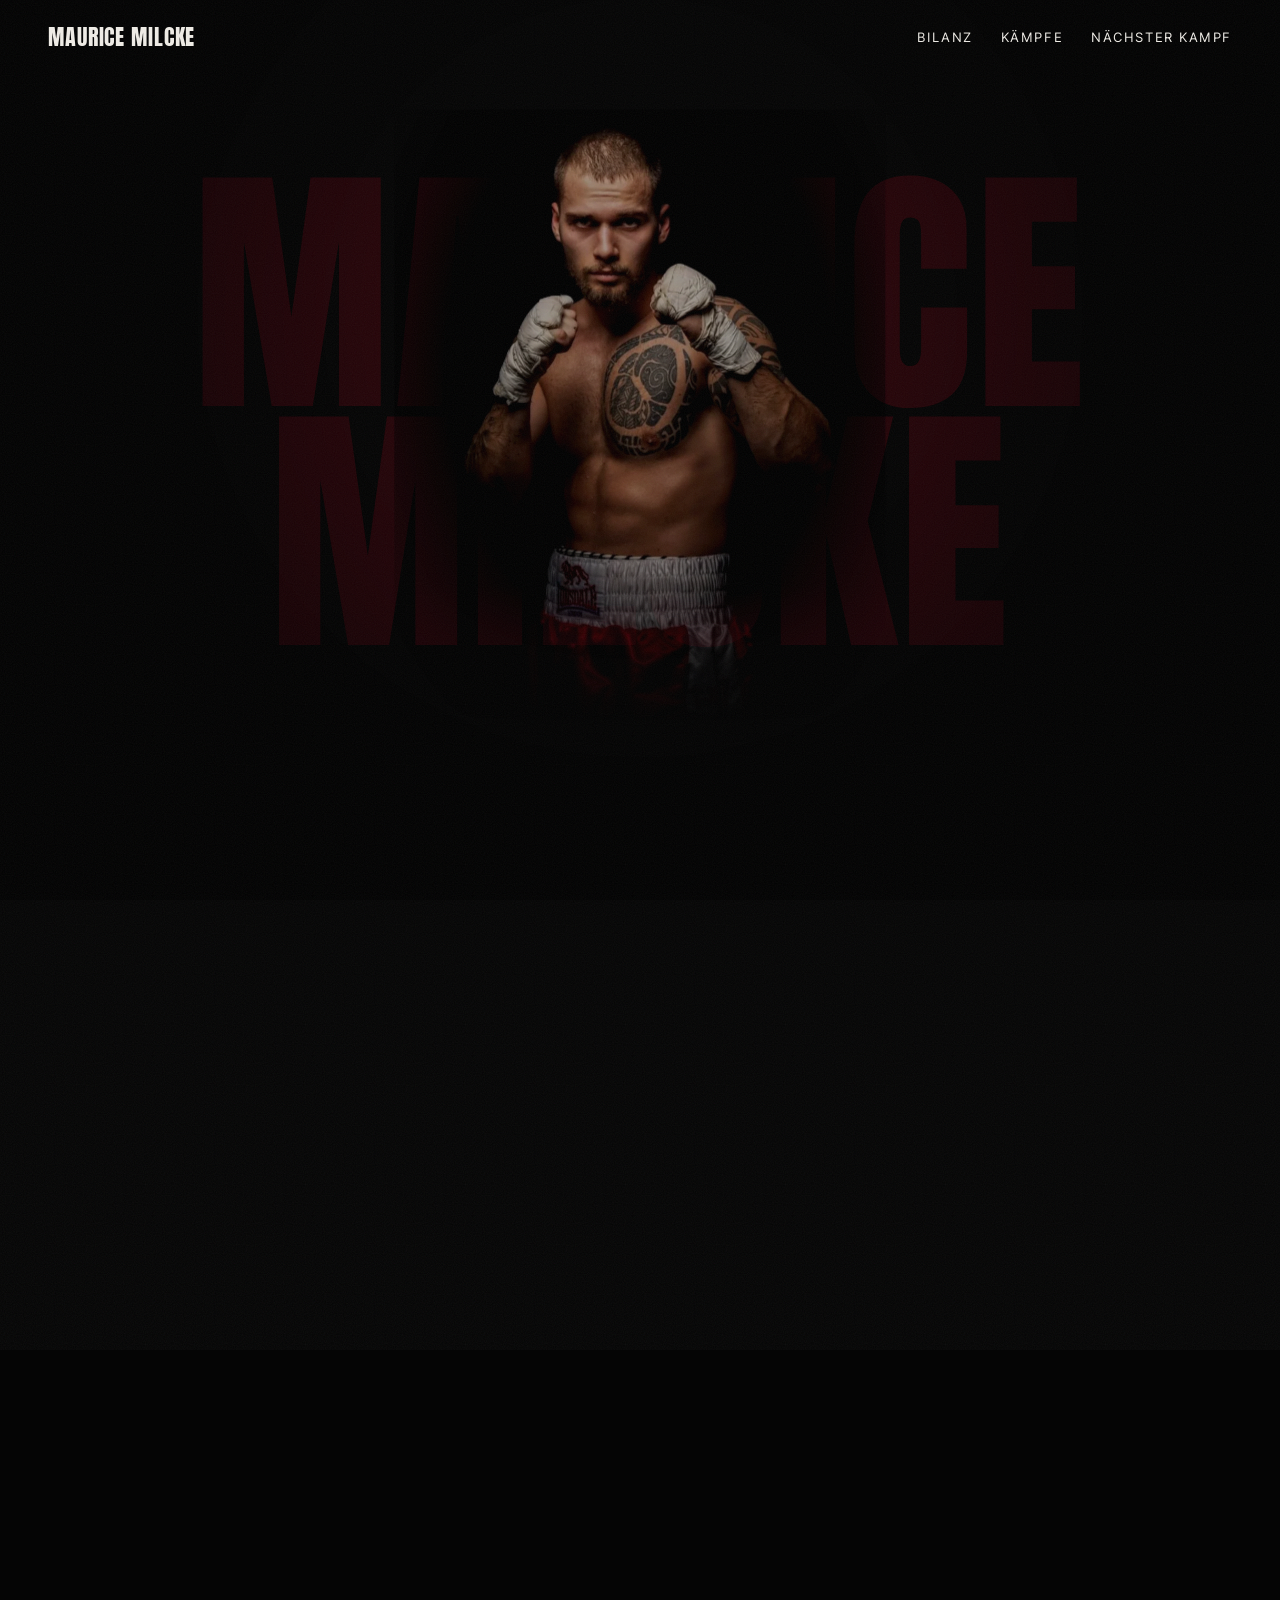
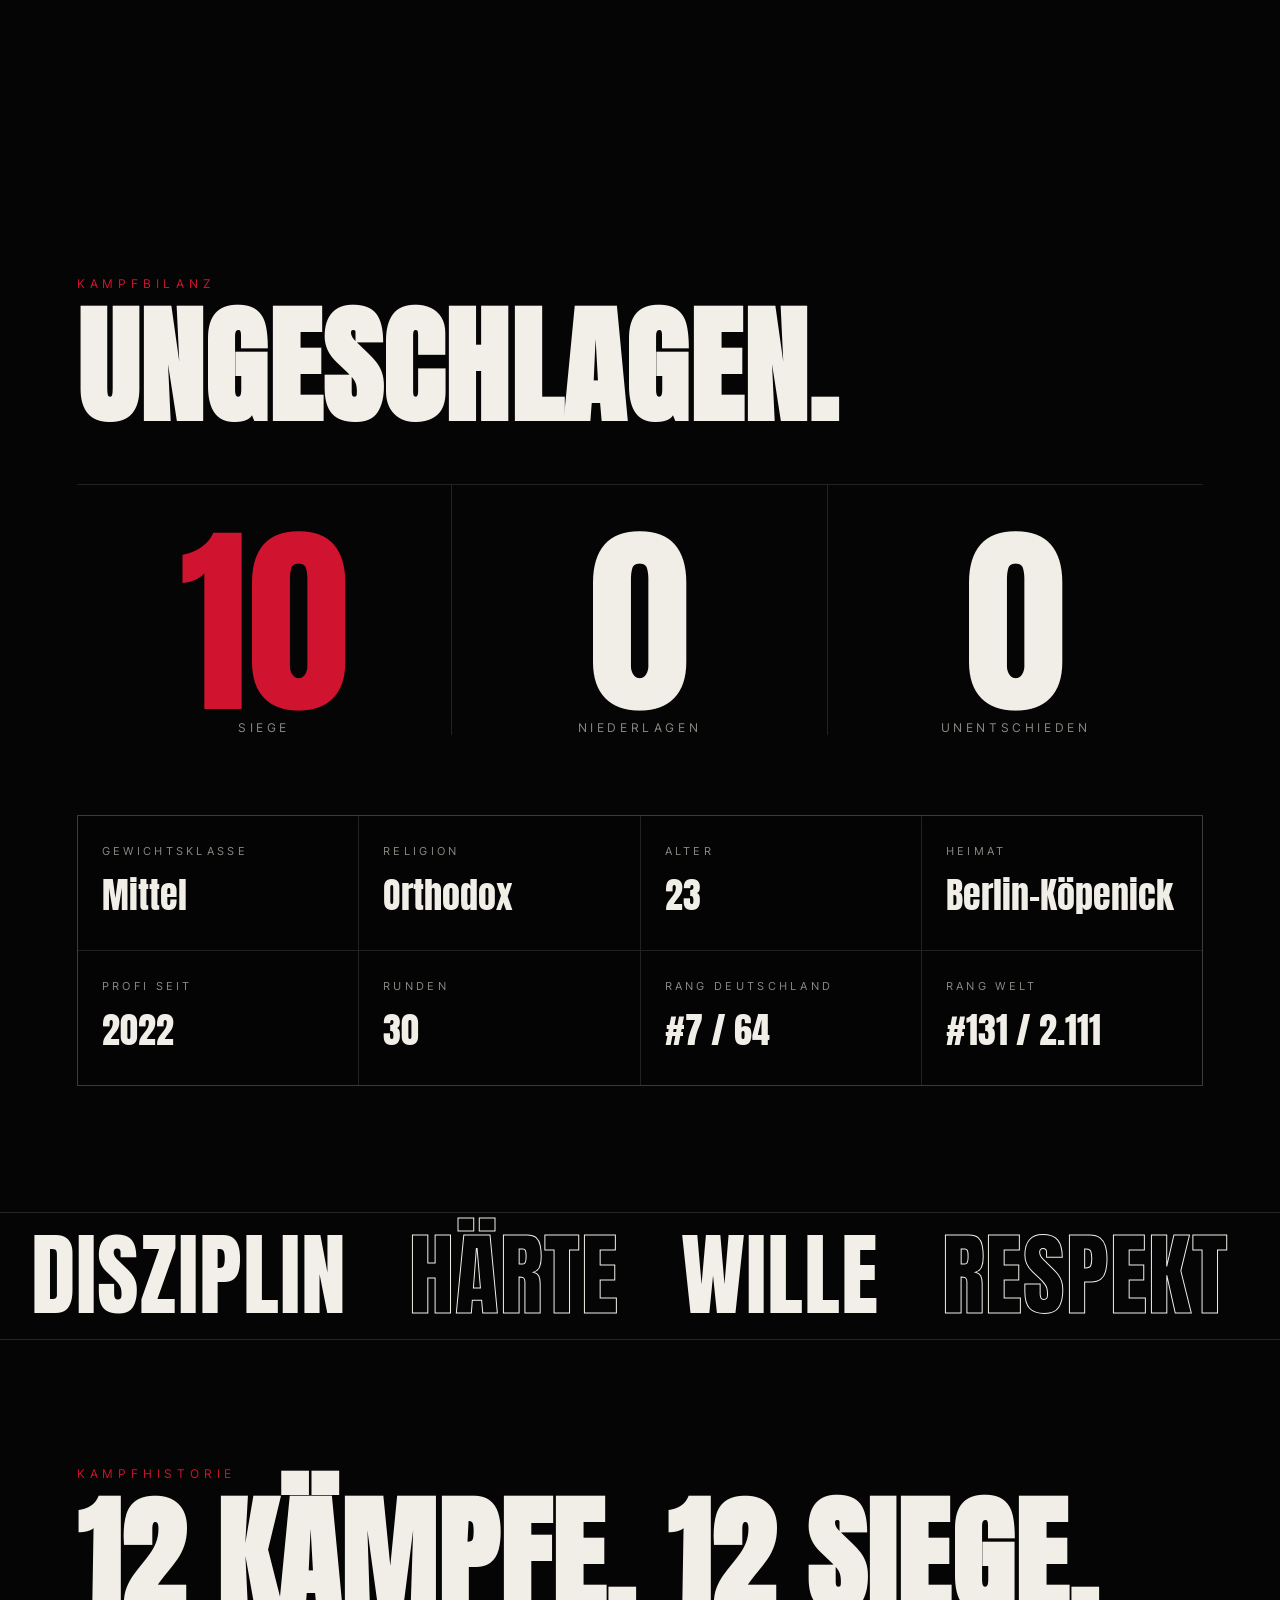
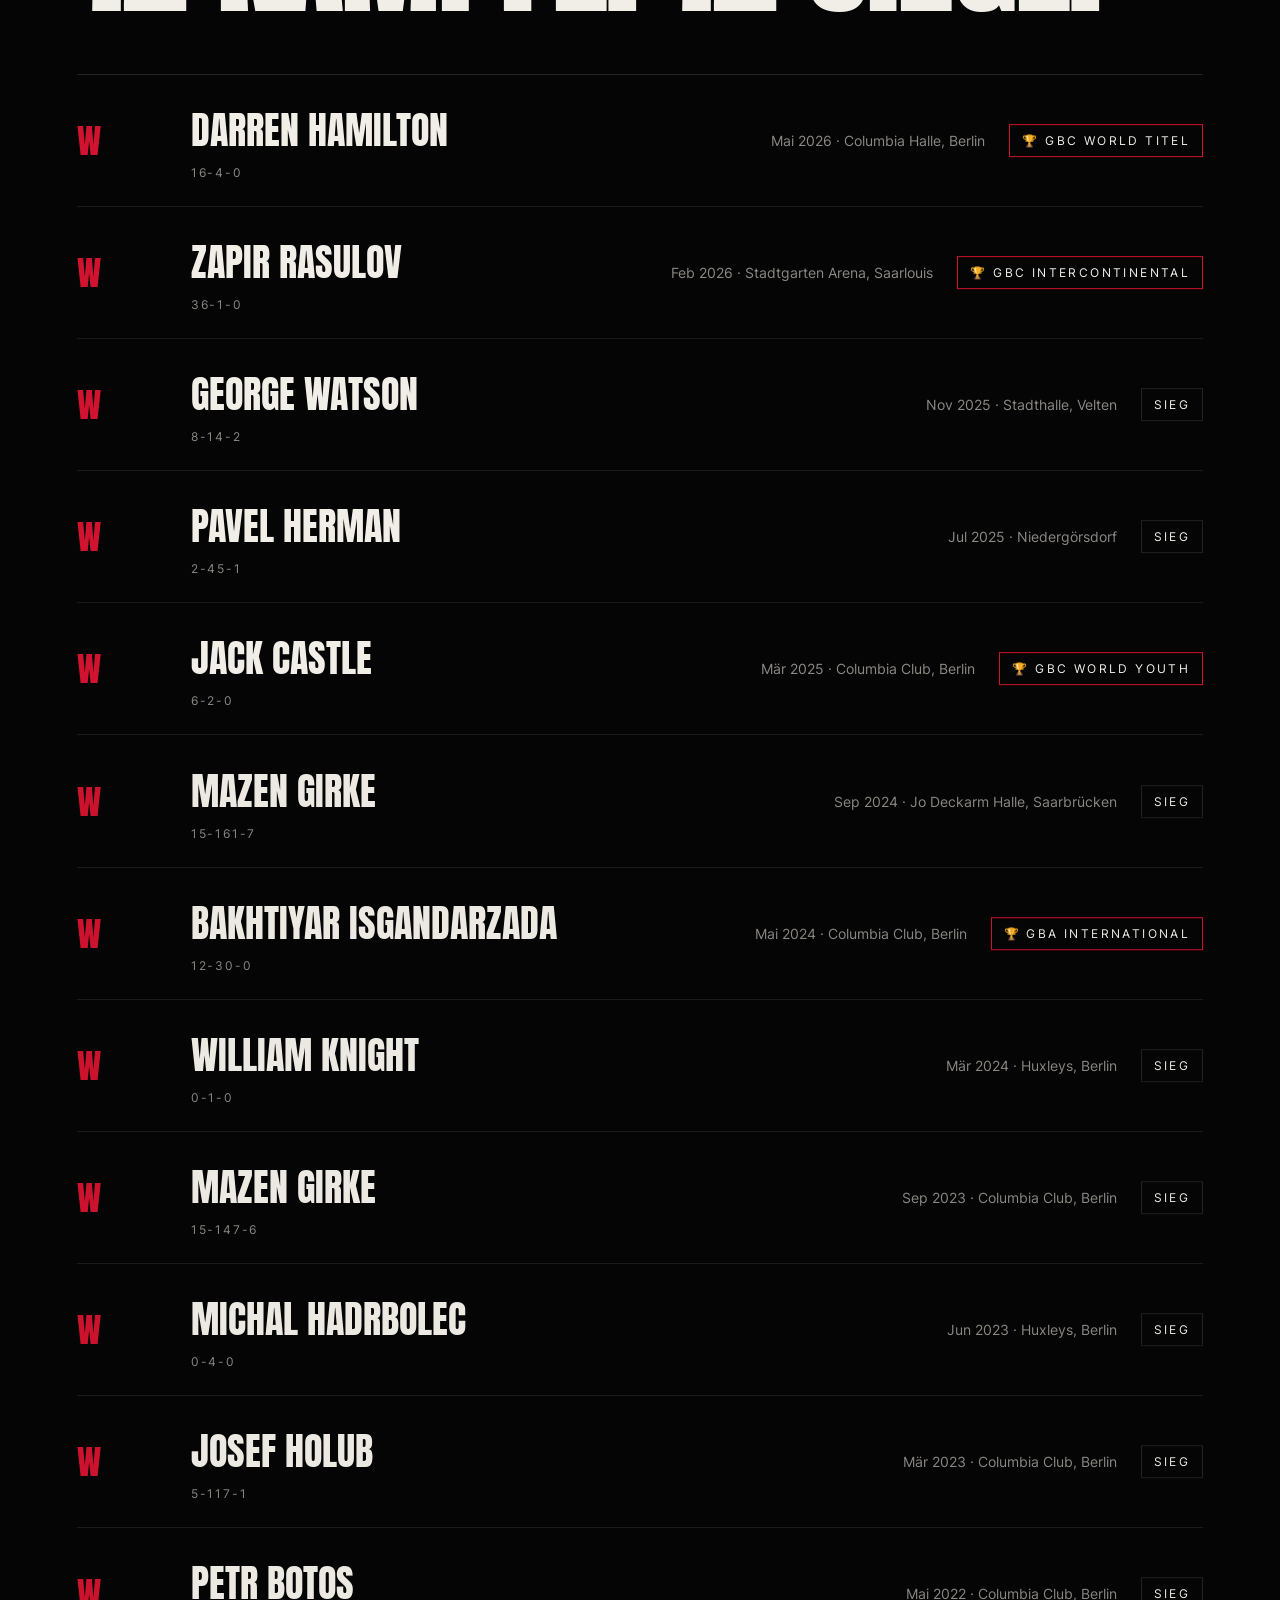
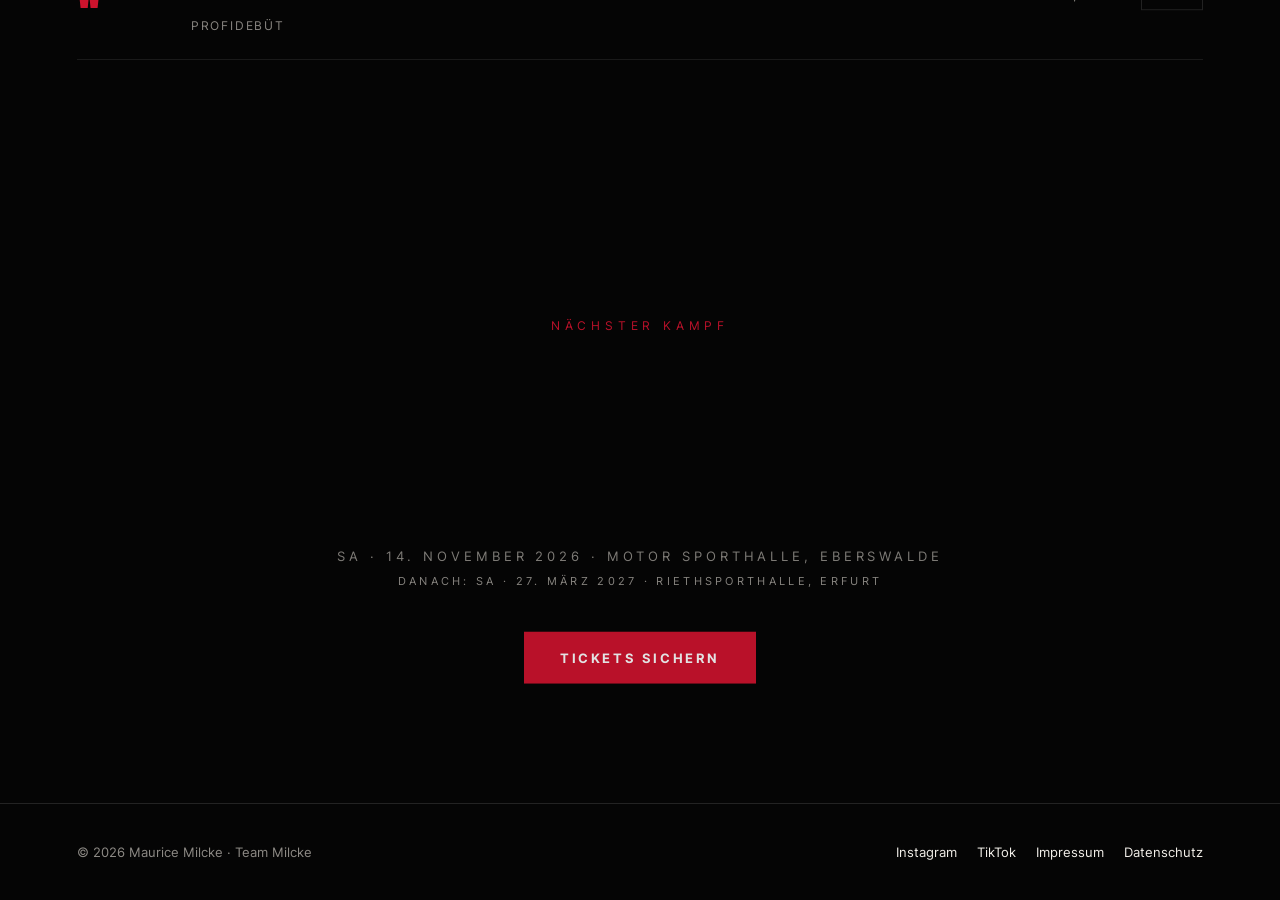
<file: index.html>
<!doctype html>
<html lang="de">
<head>
<meta charset="utf-8">
<meta name="viewport" content="width=device-width, initial-scale=1">
<title>Maurice Milcke – The Eagle</title>
<meta name="description" content="Maurice „The Eagle“ Milcke – ungeschlagener Profiboxer im Mittelgewicht aus Berlin. 12 Kämpfe, 12 Siege, 10 K.o.">
<meta property="og:title" content="Maurice „The Eagle“ Milcke – Profiboxer">
<meta property="og:description" content="12 Kämpfe. 12 Siege. 10 K.o. Ungeschlagen im Mittelgewicht.">
<meta property="og:image" content="https://mauricemilcke.de/assets/og.jpg">
<meta property="og:url" content="https://mauricemilcke.de/">
<meta property="og:type" content="website">
<meta name="twitter:card" content="summary_large_image">
<meta name="theme-color" content="#050505">
<link rel="canonical" href="https://mauricemilcke.de/">
<link rel="icon" href="assets/favicon.svg" type="image/svg+xml">
<link rel="preload" href="assets/fonts/anton-latin-400-normal.woff2" as="font" type="font/woff2" crossorigin>
<link rel="preload" href="assets/boxer.webp" as="image">
<style>
  @font-face { font-family: "Anton"; font-weight: 400; font-display: swap; src: url("assets/fonts/anton-latin-400-normal.woff2") format("woff2"); }
  @font-face { font-family: "Inter"; font-weight: 400; font-display: swap; src: url("assets/fonts/inter-latin-400-normal.woff2") format("woff2"); }
  @font-face { font-family: "Inter"; font-weight: 500; font-display: swap; src: url("assets/fonts/inter-latin-500-normal.woff2") format("woff2"); }
  @font-face { font-family: "Inter"; font-weight: 700; font-display: swap; src: url("assets/fonts/inter-latin-700-normal.woff2") format("woff2"); }

  :root {
    --bg: #050505;
    --text: #f2efe9;
    --muted: #8d8a85;
    --red: #d1142f;
    --red-dark: #5a0812;
    --line: rgba(255,255,255,.12);
  }
  * { box-sizing: border-box; margin: 0; padding: 0; }
  html, body { background: var(--bg); color: var(--text); }
  body { font-family: "Inter", system-ui, sans-serif; overflow-x: hidden; }
  .display { font-family: "Anton", Impact, sans-serif; text-transform: uppercase; letter-spacing: .01em; line-height: .9; }

  /* ---------- Navigation ---------- */
  nav {
    position: fixed; inset: 0 0 auto 0; z-index: 50;
    display: flex; justify-content: space-between; align-items: center;
    padding: 20px clamp(16px, 4vw, 48px);
    mix-blend-mode: difference;
  }
  nav .logo { font-family: "Anton", sans-serif; font-size: 22px; letter-spacing: .04em; text-transform: uppercase; color: inherit; text-decoration: none; cursor: pointer; }
  nav .logo .short { display: none; }
  nav ul { display: flex; gap: 28px; list-style: none; font-size: 13px; text-transform: uppercase; letter-spacing: .12em; }
  nav a { color: inherit; text-decoration: none; }
  @media (max-width: 700px) {
    nav ul { display: none; }
    nav .logo .full { display: none; }
    nav .logo .short { display: inline; }
  }

  /* ---------- Hero (gepinnt) ---------- */
  .hero { position: relative; height: 100vh; overflow: hidden; }
  .stage { position: absolute; inset: 0; display: grid; place-items: center; }

  .bg-name {
    position: absolute; left: 50%; top: 46%;
    font-size: clamp(90px, 22vw, 360px); white-space: nowrap; text-align: center;
    color: var(--red-dark); z-index: 1; pointer-events: none;
  }
  .bg-name span { display: block; }

  .figure {
    position: relative; z-index: 2;
    height: min(94vh, 126vw); aspect-ratio: 1145 / 1425;
    transform-origin: 50% 24%;
    will-change: transform;
  }
  .figure img {
    width: 100%; height: 100%; object-fit: cover; display: block;
    /* Schwarzer Hintergrund des Fotos wird "durchsichtig" → Name scheint dahinter */
    mix-blend-mode: lighten;
    /* Ränder weich ausblenden: seitlich oval, unten zusätzlich nach Schwarz */
    -webkit-mask-image: radial-gradient(ellipse 62% 72% at 50% 42%, #000 62%, transparent 100%), linear-gradient(to bottom, #000 78%, transparent 100%);
    -webkit-mask-composite: source-in;
            mask-image: radial-gradient(ellipse 62% 72% at 50% 42%, #000 62%, transparent 100%), linear-gradient(to bottom, #000 78%, transparent 100%);
            mask-composite: intersect;
    filter: brightness(.15) contrast(1.1);
    will-change: filter;
  }

  .spot {
    position: absolute; inset: 0; z-index: 3; pointer-events: none;
    background: radial-gradient(circle at 50% 35%, transparent 0, transparent 22%, rgba(0,0,0,.85) 60%);
  }
  .grain {
    position: fixed; inset: -50%; z-index: 60; pointer-events: none; opacity: .06;
    background-image: url("data:image/svg+xml,%3Csvg xmlns='http://www.w3.org/2000/svg' width='160' height='160'%3E%3Cfilter id='n'%3E%3CfeTurbulence type='fractalNoise' baseFrequency='.9' numOctaves='2'/%3E%3C/filter%3E%3Crect width='100%25' height='100%25' filter='url(%23n)'/%3E%3C/svg%3E");
    animation: grain 1s steps(4) infinite;
  }
  @keyframes grain { 0%{transform:translate(0,0)} 25%{transform:translate(-3%,2%)} 50%{transform:translate(2%,-3%)} 75%{transform:translate(-2%,-1%)} }

  .intro {
    position: absolute; z-index: 5; bottom: 9vh; left: 50%;
    text-align: center;
  }
  .intro .kicker { font-size: 12px; letter-spacing: .4em; text-transform: uppercase; color: var(--muted); }
  .intro .scroll-hint { margin-top: 18px; font-size: 11px; letter-spacing: .3em; text-transform: uppercase; color: var(--muted); }
  .intro .scroll-hint::after {
    content: ""; display: block; width: 1px; height: 46px; margin: 12px auto 0;
    background: linear-gradient(var(--text), transparent);
    animation: drip 1.8s ease-in-out infinite;
  }
  @keyframes drip { 0%{transform:scaleY(0);transform-origin:top} 50%{transform:scaleY(1);transform-origin:top} 51%{transform-origin:bottom} 100%{transform:scaleY(0);transform-origin:bottom} }

  /* Statistiken im Hero */
  .stat {
    position: absolute; z-index: 6; opacity: 0;
    padding-left: 16px; border-left: 2px solid var(--red);
  }
  .stat .num { font-family: "Anton", sans-serif; font-size: clamp(44px, 6vw, 92px); line-height: 1; }
  .stat .lbl { margin-top: 6px; font-size: 12px; letter-spacing: .25em; text-transform: uppercase; color: var(--muted); }
  .stat.l1 { left: 7vw;  top: max(22vh, 90px); }
  .stat.l2 { left: 7vw;  top: 58vh; }
  .stat.r1 { right: 7vw; top: max(30vh, 110px); text-align: right; border-left: 0; border-right: 2px solid var(--red); padding: 0 16px 0 0; }
  .stat.r2 { right: 7vw; top: 64vh; text-align: right; border-left: 0; border-right: 2px solid var(--red); padding: 0 16px 0 0; }

  .quote {
    position: absolute; z-index: 7; left: 50%; bottom: 10vh;
    font-size: clamp(40px, 8vw, 120px); white-space: nowrap; opacity: 0;
    text-shadow: 0 4px 40px rgba(0,0,0,.8);
  }
  .quote em { font-style: normal; color: var(--red); }

  @media (max-width: 700px) {
    .stat .num { font-size: 40px; }
    .stat .lbl { font-size: 10px; letter-spacing: .18em; }
    .stat.l1 { left: 16px; top: max(14vh, 80px); }
    .stat.r1 { right: 16px; top: max(14vh, 80px); }
    .stat.l2 { left: 16px; top: auto; bottom: 12vh; }
    .stat.r2 { right: 16px; top: auto; bottom: 12vh; }
    .quote { white-space: normal; width: calc(100% - 32px); text-align: center; }
  }

  /* ---------- Inhalt ---------- */
  section.block { padding: clamp(90px, 14vh, 160px) clamp(16px, 6vw, 96px); position: relative; }
  .eyebrow { font-size: 12px; letter-spacing: .4em; text-transform: uppercase; color: var(--red); margin-bottom: 18px; }
  h2.display { font-size: clamp(56px, 10vw, 160px); }

  /* Bilanz */
  .record { display: grid; grid-template-columns: repeat(3, 1fr); border-top: 1px solid var(--line); margin-top: 60px; }
  .record > div { padding: 40px 0 0; border-right: 1px solid var(--line); text-align: center; }
  .record > div:last-child { border-right: 0; }
  .record .big { font-family: "Anton", sans-serif; font-size: clamp(80px, 16vw, 240px); line-height: .95; }
  .record .big.red { color: var(--red); }
  .record .cap { font-size: 12px; letter-spacing: .3em; text-transform: uppercase; color: var(--muted); }

  .tale { display: grid; grid-template-columns: repeat(4, 1fr); gap: 1px; background: var(--line); margin-top: 80px; border: 1px solid var(--line); }
  .tale > div { background: var(--bg); padding: 28px 24px; }
  .tale .k { font-size: 11px; letter-spacing: .3em; text-transform: uppercase; color: var(--muted); }
  .tale .v { font-family: "Anton", sans-serif; font-size: 36px; margin-top: 10px; }
  @media (max-width: 800px) { .tale { grid-template-columns: repeat(2, 1fr); } }

  /* Laufband */
  .marquee { overflow: hidden; border-block: 1px solid var(--line); padding: 22px 0; white-space: nowrap; }
  .marquee .track { display: inline-block; font-size: clamp(40px, 7vw, 100px); }
  .marquee .track span { margin: 0 .35em; }
  .marquee .track .o { -webkit-text-stroke: 1px var(--text); color: transparent; }

  /* Kampfhistorie */
  .fights { margin-top: 60px; border-top: 1px solid var(--line); }
  .fight {
    display: grid; grid-template-columns: 90px 1fr auto auto; gap: 24px; align-items: center;
    padding: 26px 0; border-bottom: 1px solid var(--line);
  }
  .fight .res { font-family: "Anton", sans-serif; font-size: 34px; }
  .fight .res.w { color: var(--red); }
  .fight .opp { font-family: "Anton", sans-serif; font-size: clamp(22px, 3vw, 40px); text-transform: uppercase; }
  .fight .meta { color: var(--muted); font-size: 14px; }
  .fight .opp small { display: block; font-family: "Inter", sans-serif; font-size: 12px; letter-spacing: .15em; color: var(--muted); margin-top: 6px; }
  .fight .how.title { border-color: var(--red); color: var(--text); }
  .next .when.later { margin-top: 10px; font-size: 11px; opacity: .7; }
  .fight .how { font-size: 12px; letter-spacing: .2em; text-transform: uppercase; border: 1px solid var(--line); padding: 8px 12px; }
  @media (max-width: 700px) {
    .fight { grid-template-columns: 56px 1fr; gap: 6px 14px; }
    .fight .meta, .fight .how { grid-column: 2; justify-self: start; }
  }

  /* Nächster Kampf */
  .next { text-align: center; overflow: hidden; }
  .next .vs { font-size: clamp(70px, 15vw, 240px); }
  .next .vs .red { color: var(--red); }
  .next .when { margin-top: 24px; color: var(--muted); letter-spacing: .3em; text-transform: uppercase; font-size: 13px; }
  .btn {
    display: inline-block; margin-top: 44px; padding: 18px 36px; background: var(--red); color: #fff;
    text-decoration: none; font-weight: 700; letter-spacing: .2em; text-transform: uppercase; font-size: 13px;
  }

  footer { padding: 40px clamp(16px, 6vw, 96px); border-top: 1px solid var(--line); display: flex; justify-content: space-between; flex-wrap: wrap; gap: 16px; color: var(--muted); font-size: 13px; }
  footer a { color: var(--text); text-decoration: none; margin-left: 20px; }

  .reveal { opacity: 0; transform: translateY(60px); }

  @media (prefers-reduced-motion: reduce) {
    .grain, .intro .scroll-hint::after { animation: none; }
  }
</style>
</head>
<body>
<div class="grain"></div>

<nav>
  <a class="logo" href="#top" aria-label="Nach oben"><span class="full">Maurice Milcke</span><span class="short">M. Milcke</span></a>
  <ul>
    <li><a href="#bilanz">Bilanz</a></li>
    <li><a href="#kaempfe">Kämpfe</a></li>
    <li><a href="#next">Nächster Kampf</a></li>
  </ul>
</nav>

<!-- ============ HERO ============ -->
<section class="hero" id="hero">
  <div class="stage">
    <div class="bg-name display"><span>Maurice</span><span>Milcke</span></div>

    <div class="figure" id="figure">
      <img src="assets/boxer.webp" alt="Maurice Milcke in Kampfhaltung" id="boxer">
    </div>

    <div class="spot" id="spot"></div>

    <div class="intro" id="intro">
      <div class="kicker">„The Eagle“ · Profiboxer · Mittelgewicht</div>
      <div class="scroll-hint">Scrollen</div>
    </div>

    <div class="stat l1"><div class="num" data-count="12">0</div><div class="lbl">Siege</div></div>
    <div class="stat r1"><div class="num" data-count="10">0</div><div class="lbl">K.o.-Siege</div></div>
    <div class="stat l2"><div class="num" data-count="83" data-suffix="%">0</div><div class="lbl">K.o.-Quote</div></div>
    <div class="stat r2"><div class="num" data-count="0">0</div><div class="lbl">Niederlagen</div></div>

    <div class="quote display" id="quote">Kein Schritt <em>zurück.</em></div>
  </div>
</section>

<!-- ============ BILANZ ============ -->
<section class="block" id="bilanz">
  <div class="eyebrow reveal">Kampfbilanz</div>
  <h2 class="display reveal">Ungeschlagen.</h2>

  <div class="record reveal">
    <div><div class="big red" data-count="12">0</div><div class="cap">Siege</div></div>
    <div><div class="big" data-count="0">0</div><div class="cap">Niederlagen</div></div>
    <div><div class="big" data-count="0">0</div><div class="cap">Unentschieden</div></div>
  </div>

  <div class="tale reveal">
    <div><div class="k">Gewichtsklasse</div><div class="v">Mittel</div></div>
    <div><div class="k">Religion</div><div class="v">Orthodox</div></div>
    <div><div class="k">Alter</div><div class="v">23</div></div>
    <div><div class="k">Heimat</div><div class="v">Berlin-Köpenick</div></div>
    <div><div class="k">Profi seit</div><div class="v">2022</div></div>
    <div><div class="k">Runden</div><div class="v">30</div></div>
    <div><div class="k">Rang Deutschland</div><div class="v">#7 / 64</div></div>
    <div><div class="k">Rang Welt</div><div class="v">#131 / 2.111</div></div>
  </div>
</section>

<div class="marquee">
  <div class="track display" id="marquee">
    <span>Disziplin</span><span class="o">Härte</span><span>Wille</span><span class="o">Respekt</span>
    <span>Disziplin</span><span class="o">Härte</span><span>Wille</span><span class="o">Respekt</span>
    <span>Disziplin</span><span class="o">Härte</span><span>Wille</span><span class="o">Respekt</span>
  </div>
</div>

<!-- ============ KÄMPFE ============ -->
<section class="block" id="kaempfe">
  <div class="eyebrow reveal">Kampfhistorie</div>
  <h2 class="display reveal">12 Kämpfe. 12 Siege.</h2>

  <div class="fights">
    <div class="fight reveal"><div class="res w">W</div><div class="opp">Darren Hamilton<small>16-4-0</small></div><div class="meta">Mai 2026 · Columbia Halle, Berlin</div><div class="how title">🏆 GBC World Titel</div></div>
    <div class="fight reveal"><div class="res w">W</div><div class="opp">Zapir Rasulov<small>36-1-0</small></div><div class="meta">Feb 2026 · Stadtgarten Arena, Saarlouis</div><div class="how title">🏆 GBC Intercontinental</div></div>
    <div class="fight reveal"><div class="res w">W</div><div class="opp">George Watson<small>8-14-2</small></div><div class="meta">Nov 2025 · Stadthalle, Velten</div><div class="how">Sieg</div></div>
    <div class="fight reveal"><div class="res w">W</div><div class="opp">Pavel Herman<small>2-45-1</small></div><div class="meta">Jul 2025 · Niedergörsdorf</div><div class="how">Sieg</div></div>
    <div class="fight reveal"><div class="res w">W</div><div class="opp">Jack Castle<small>6-2-0</small></div><div class="meta">Mär 2025 · Columbia Club, Berlin</div><div class="how title">🏆 GBC World Youth</div></div>
    <div class="fight reveal"><div class="res w">W</div><div class="opp">Mazen Girke<small>15-161-7</small></div><div class="meta">Sep 2024 · Jo Deckarm Halle, Saarbrücken</div><div class="how">Sieg</div></div>
    <div class="fight reveal"><div class="res w">W</div><div class="opp">Bakhtiyar Isgandarzada<small>12-30-0</small></div><div class="meta">Mai 2024 · Columbia Club, Berlin</div><div class="how title">🏆 GBA International</div></div>
    <div class="fight reveal"><div class="res w">W</div><div class="opp">William Knight<small>0-1-0</small></div><div class="meta">Mär 2024 · Huxleys, Berlin</div><div class="how">Sieg</div></div>
    <div class="fight reveal"><div class="res w">W</div><div class="opp">Mazen Girke<small>15-147-6</small></div><div class="meta">Sep 2023 · Columbia Club, Berlin</div><div class="how">Sieg</div></div>
    <div class="fight reveal"><div class="res w">W</div><div class="opp">Michal Hadrbolec<small>0-4-0</small></div><div class="meta">Jun 2023 · Huxleys, Berlin</div><div class="how">Sieg</div></div>
    <div class="fight reveal"><div class="res w">W</div><div class="opp">Josef Holub<small>5-117-1</small></div><div class="meta">Mär 2023 · Columbia Club, Berlin</div><div class="how">Sieg</div></div>
    <div class="fight reveal"><div class="res w">W</div><div class="opp">Petr Botos<small>Profidebüt</small></div><div class="meta">Mai 2022 · Columbia Club, Berlin</div><div class="how">Sieg</div></div>
  </div>
</section>

<!-- ============ NÄCHSTER KAMPF ============ -->
<section class="block next" id="next">
  <div class="eyebrow reveal">Nächster Kampf</div>
  <div class="vs display" id="vs"><span class="a">Milcke</span> <span class="red">vs</span> <span class="b">TBA</span></div>
  <div class="when reveal">Sa · 14. November 2026 · Motor Sporthalle, Eberswalde</div>
  <div class="when reveal later">Danach: Sa · 27. März 2027 · Riethsporthalle, Erfurt</div>
  <a class="btn reveal" href="#">Tickets sichern</a>
</section>

<footer>
  <div>© 2026 Maurice Milcke · Team Milcke</div>
  <div><a href="#" target="_blank" rel="noopener">Instagram</a><a href="#" target="_blank" rel="noopener">TikTok</a><a href="impressum.html">Impressum</a><a href="datenschutz.html">Datenschutz</a></div>
</footer>

<script src="assets/js/gsap.min.js"></script>
<script src="assets/js/ScrollTrigger.min.js"></script>
<script src="assets/js/lenis.min.js"></script>
<script>
gsap.registerPlugin(ScrollTrigger);

// Weiches Scrollen
const lenis = new Lenis({ lerp: 0.09 });
lenis.on('scroll', ScrollTrigger.update);
gsap.ticker.add(t => lenis.raf(t * 1000));
gsap.ticker.lagSmoothing(0);

// Zahlen hochzählen
function countUp(el, dur = 1.4) {
  const end = +el.dataset.count, suffix = el.dataset.suffix || '';
  const obj = { v: 0 };
  gsap.to(obj, { v: end, duration: dur, ease: 'power2.out',
    onUpdate: () => el.textContent = Math.round(obj.v) + suffix });
}

// ---------- HERO: Licht an → näher ran → Stats → Gesicht ----------
const isMobile = window.matchMedia('(max-width: 700px)').matches;
const counted = new Set();
const statIn = (sel) => ({
  opacity: 1, x: 0, duration: .6,
  onStart: () => {
    const n = document.querySelector(sel + ' .num');
    if (!counted.has(n)) { counted.add(n); countUp(n); }
  }
});

gsap.set('#figure', { scale: isMobile ? .85 : .62, y: '6vh' });
gsap.set('.stat.l1, .stat.l2', { x: -40 });
gsap.set('.stat.r1, .stat.r2', { x: 40 });
gsap.set('#intro, #quote', { xPercent: -50 });
gsap.set('.bg-name', { xPercent: -50, yPercent: -50, opacity: 0, scale: .9 });

const tl = gsap.timeline({
  defaults: { ease: 'none' },
  scrollTrigger: { trigger: '#hero', start: 'top top', end: '+=450%', scrub: 1, pin: true }
});

tl
  // 1) Licht geht an, Name erscheint dahinter
  .to('#intro', { opacity: 0, y: 30, duration: .5 }, 0)
  .to('#boxer', { filter: 'brightness(1) contrast(1.05)', duration: 1.4 }, 0)
  .to('#spot', { opacity: .35, duration: 1.4 }, 0)
  .to('.bg-name', { opacity: 1, scale: 1, duration: 1.4 }, .2)
  .to('#figure', { scale: isMobile ? 1 : .82, y: 0, duration: 1.6 }, 0)

  // 2) Statistiken nacheinander
  .to('.stat.l1', statIn('.stat.l1'), 1.4)
  .to('.stat.r1', statIn('.stat.r1'), 1.8)
  .to('.stat.l2', statIn('.stat.l2'), 2.2)
  .to('.stat.r2', statIn('.stat.r2'), 2.6)
  .to('#figure', { scale: isMobile ? 1.1 : .95, duration: 1.8 }, 1.4)
  .to('.bg-name', { yPercent: -8, duration: 1.8 }, 1.4)

  // 3) Ganz nah ans Gesicht
  .to('.stat', { opacity: 0, duration: .5 }, 3.6)
  .to('.bg-name', { opacity: 0, scale: 1.3, duration: .8 }, 3.6)
  .to('#figure', { scale: isMobile ? 2.4 : 2.6, y: '18vh', duration: 1.6, ease: 'power1.in' }, 3.6)
  .to('#spot', { opacity: 1, duration: 1.6 }, 3.6)
  .to('#quote', { opacity: 1, y: -20, duration: .7 }, 4.6)

  // 4) Ausblenden
  .to('#figure', { opacity: 0, duration: .8 }, 5.6)
  .to('#quote', { opacity: 0, duration: .5 }, 5.8);

// Nach dem Laden der Schrift Positionen neu berechnen
document.fonts.ready.then(() => ScrollTrigger.refresh());

// ---------- Inhalte einblenden ----------
gsap.utils.toArray('.reveal').forEach(el => {
  gsap.to(el, {
    opacity: 1, y: 0, duration: 1, ease: 'power3.out',
    scrollTrigger: { trigger: el, start: 'top 88%' }
  });
});

document.querySelectorAll('.record .big').forEach(el => {
  ScrollTrigger.create({ trigger: el, start: 'top 85%', once: true, onEnter: () => countUp(el, 2) });
});

// Laufband bewegt sich mit dem Scrollen
gsap.to('#marquee', {
  xPercent: -30, ease: 'none',
  scrollTrigger: { trigger: '.marquee', start: 'top bottom', end: 'bottom top', scrub: true }
});

// "Nachname vs Gegner" fährt von den Seiten rein
gsap.from('#vs .a', { xPercent: -60, opacity: 0, ease: 'none',
  scrollTrigger: { trigger: '#next', start: 'top 90%', end: 'top 30%', scrub: true } });
gsap.from('#vs .b', { xPercent: 60, opacity: 0, ease: 'none',
  scrollTrigger: { trigger: '#next', start: 'top 90%', end: 'top 30%', scrub: true } });
gsap.from('#vs .red', { scale: 3, opacity: 0, ease: 'none',
  scrollTrigger: { trigger: '#next', start: 'top 80%', end: 'top 35%', scrub: true } });

// Logo: ganz nach oben scrollen
document.querySelector('nav .logo').addEventListener('click', e => {
  e.preventDefault(); lenis.scrollTo(0, { duration: 1.6 });
});

// Anker-Links mit weichem Scrollen
document.querySelectorAll('a[href^="#"]:not(.logo)').forEach(a => a.addEventListener('click', e => {
  const t = a.getAttribute('href'); if (t.length > 1) { e.preventDefault(); lenis.scrollTo(t); }
}));
</script>
</body>
</html>
</file>
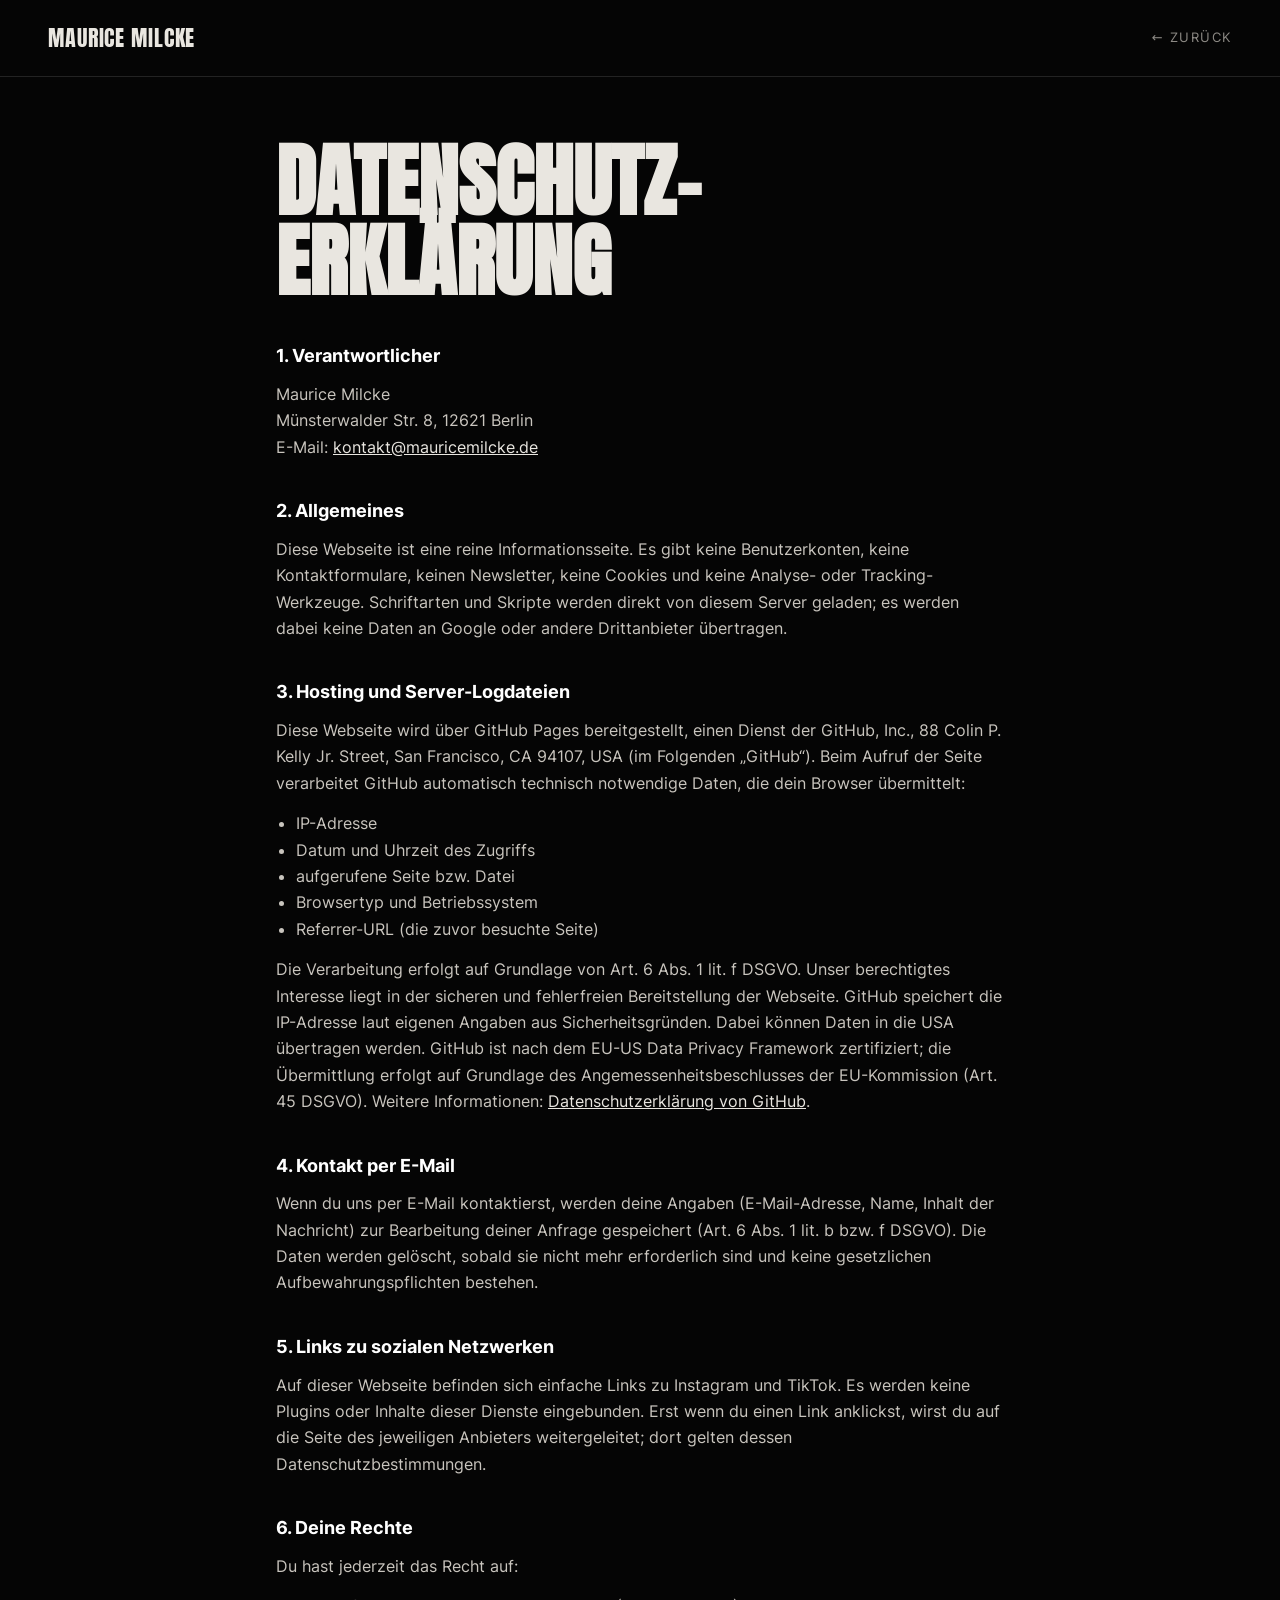
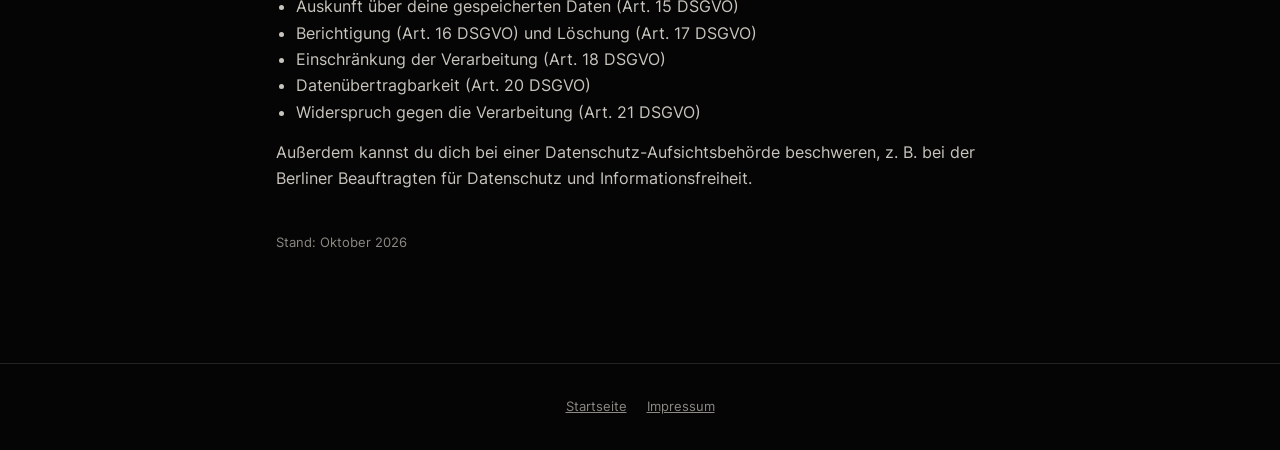
<file: datenschutz.html>
<!doctype html>
<html lang="de">
<head>
<meta charset="utf-8">
<meta name="viewport" content="width=device-width, initial-scale=1">
<meta name="robots" content="noindex">
<title>Datenschutz – Maurice Milcke</title>
<link rel="icon" href="assets/favicon.svg" type="image/svg+xml">
<link rel="stylesheet" href="assets/legal.css">
</head>
<body>
<header>
  <a class="logo" href="./"><span class="full">Maurice Milcke</span><span class="short">M. Milcke</span></a>
  <a class="back" href="./">← Zurück</a>
</header>
<main>
  <h1>Datenschutz&shy;erklärung</h1>

  <h2>1. Verantwortlicher</h2>
  <p>
    Maurice Milcke<br>
    Münsterwalder Str. 8, 12621 Berlin<br>
    E-Mail: <a href="mailto:kontakt@mauricemilcke.de">kontakt@mauricemilcke.de</a>
  </p>

  <h2>2. Allgemeines</h2>
  <p>Diese Webseite ist eine reine Informationsseite. Es gibt keine Benutzerkonten, keine Kontaktformulare, keinen Newsletter, keine Cookies und keine Analyse- oder Tracking-Werkzeuge. Schriftarten und Skripte werden direkt von diesem Server geladen; es werden dabei keine Daten an Google oder andere Drittanbieter übertragen.</p>

  <h2>3. Hosting und Server-Logdateien</h2>
  <p>Diese Webseite wird über GitHub Pages bereitgestellt, einen Dienst der GitHub, Inc., 88 Colin P. Kelly Jr. Street, San Francisco, CA 94107, USA (im Folgenden „GitHub“). Beim Aufruf der Seite verarbeitet GitHub automatisch technisch notwendige Daten, die dein Browser übermittelt:</p>
  <ul>
    <li>IP-Adresse</li>
    <li>Datum und Uhrzeit des Zugriffs</li>
    <li>aufgerufene Seite bzw. Datei</li>
    <li>Browsertyp und Betriebssystem</li>
    <li>Referrer-URL (die zuvor besuchte Seite)</li>
  </ul>
  <p>Die Verarbeitung erfolgt auf Grundlage von Art. 6 Abs. 1 lit. f DSGVO. Unser berechtigtes Interesse liegt in der sicheren und fehlerfreien Bereitstellung der Webseite. GitHub speichert die IP-Adresse laut eigenen Angaben aus Sicherheitsgründen. Dabei können Daten in die USA übertragen werden. GitHub ist nach dem EU-US Data Privacy Framework zertifiziert; die Übermittlung erfolgt auf Grundlage des Angemessenheitsbeschlusses der EU-Kommission (Art. 45 DSGVO). Weitere Informationen: <a href="https://docs.github.com/de/site-policy/privacy-policies/github-general-privacy-statement" target="_blank" rel="noopener">Datenschutzerklärung von GitHub</a>.</p>

  <h2>4. Kontakt per E-Mail</h2>
  <p>Wenn du uns per E-Mail kontaktierst, werden deine Angaben (E-Mail-Adresse, Name, Inhalt der Nachricht) zur Bearbeitung deiner Anfrage gespeichert (Art. 6 Abs. 1 lit. b bzw. f DSGVO). Die Daten werden gelöscht, sobald sie nicht mehr erforderlich sind und keine gesetzlichen Aufbewahrungspflichten bestehen.</p>

  <h2>5. Links zu sozialen Netzwerken</h2>
  <p>Auf dieser Webseite befinden sich einfache Links zu Instagram und TikTok. Es werden keine Plugins oder Inhalte dieser Dienste eingebunden. Erst wenn du einen Link anklickst, wirst du auf die Seite des jeweiligen Anbieters weitergeleitet; dort gelten dessen Datenschutzbestimmungen.</p>

  <h2>6. Deine Rechte</h2>
  <p>Du hast jederzeit das Recht auf:</p>
  <ul>
    <li>Auskunft über deine gespeicherten Daten (Art. 15 DSGVO)</li>
    <li>Berichtigung (Art. 16 DSGVO) und Löschung (Art. 17 DSGVO)</li>
    <li>Einschränkung der Verarbeitung (Art. 18 DSGVO)</li>
    <li>Datenübertragbarkeit (Art. 20 DSGVO)</li>
    <li>Widerspruch gegen die Verarbeitung (Art. 21 DSGVO)</li>
  </ul>
  <p>Außerdem kannst du dich bei einer Datenschutz-Aufsichtsbehörde beschweren, z. B. bei der Berliner Beauftragten für Datenschutz und Informationsfreiheit.</p>

  <p style="margin-top:40px;font-size:13px;color:#8d8a85">Stand: Oktober 2026</p>
</main>
<footer><a href="./">Startseite</a><a href="impressum.html">Impressum</a></footer>
</body>
</html>
</file>
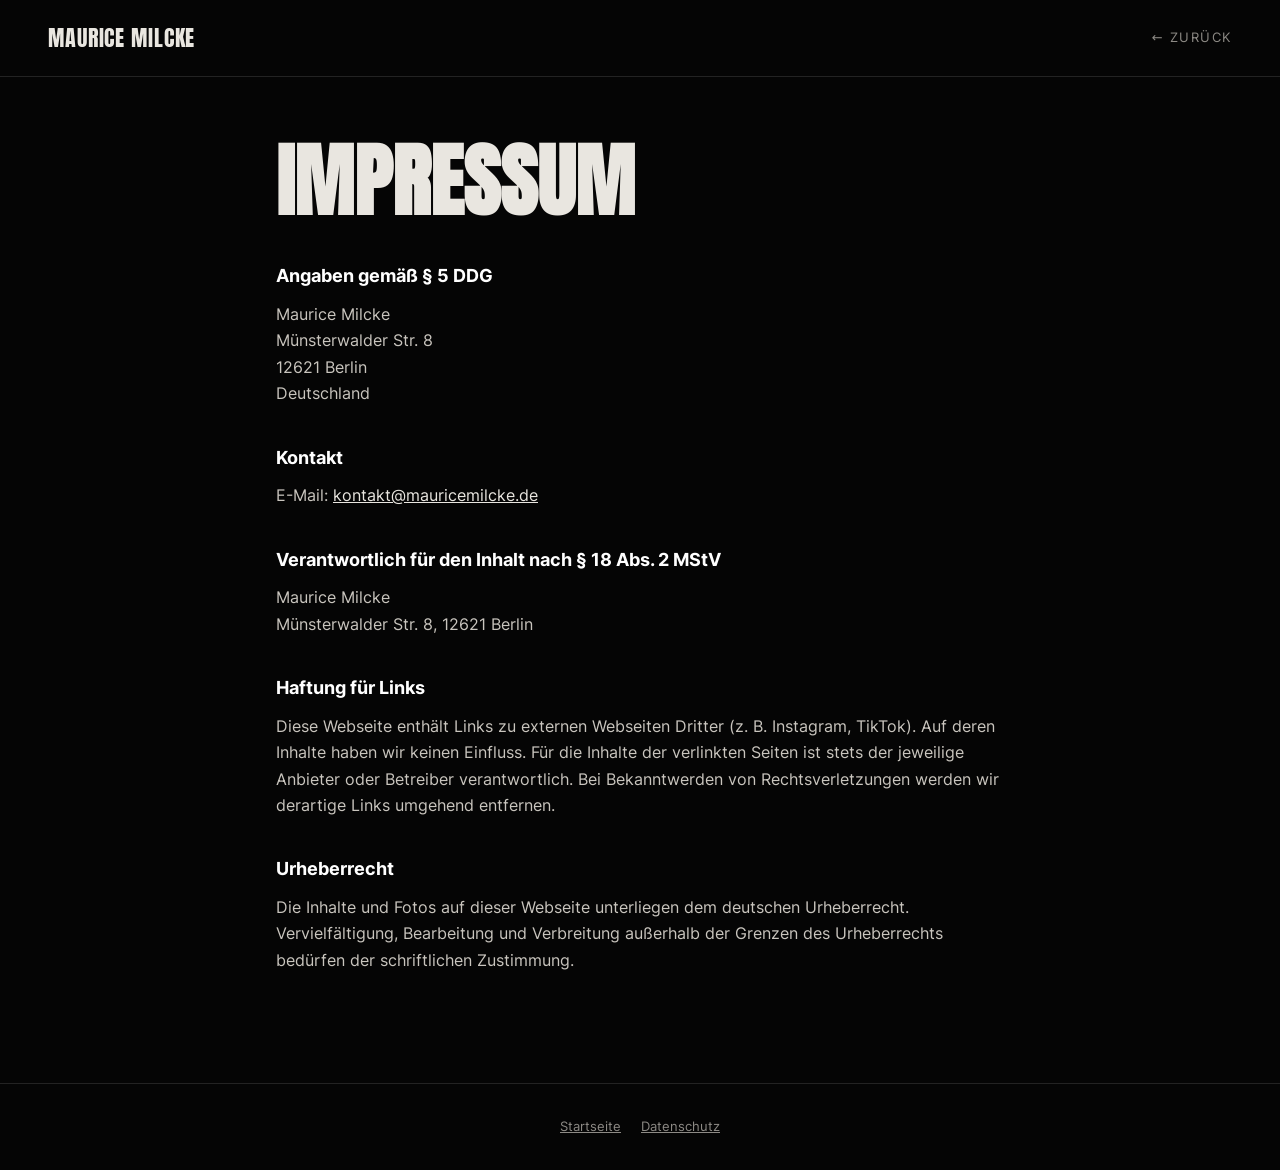
<file: impressum.html>
<!doctype html>
<html lang="de">
<head>
<meta charset="utf-8">
<meta name="viewport" content="width=device-width, initial-scale=1">
<meta name="robots" content="noindex">
<title>Impressum – Maurice Milcke</title>
<link rel="icon" href="assets/favicon.svg" type="image/svg+xml">
<link rel="stylesheet" href="assets/legal.css">
</head>
<body>
<header>
  <a class="logo" href="./"><span class="full">Maurice Milcke</span><span class="short">M. Milcke</span></a>
  <a class="back" href="./">← Zurück</a>
</header>
<main>
  <h1>Impressum</h1>

  <h2>Angaben gemäß § 5 DDG</h2>
  <p>
    Maurice Milcke<br>
    Münsterwalder Str. 8<br>
    12621 Berlin<br>
    Deutschland
  </p>

  <h2>Kontakt</h2>
  <p>
    E-Mail: <a href="mailto:kontakt@mauricemilcke.de">kontakt@mauricemilcke.de</a>
  </p>

  <h2>Verantwortlich für den Inhalt nach § 18 Abs. 2 MStV</h2>
  <p>
    Maurice Milcke<br>
    Münsterwalder Str. 8, 12621 Berlin
  </p>

  <h2>Haftung für Links</h2>
  <p>Diese Webseite enthält Links zu externen Webseiten Dritter (z. B. Instagram, TikTok). Auf deren Inhalte haben wir keinen Einfluss. Für die Inhalte der verlinkten Seiten ist stets der jeweilige Anbieter oder Betreiber verantwortlich. Bei Bekanntwerden von Rechtsverletzungen werden wir derartige Links umgehend entfernen.</p>

  <h2>Urheberrecht</h2>
  <p>Die Inhalte und Fotos auf dieser Webseite unterliegen dem deutschen Urheberrecht. Vervielfältigung, Bearbeitung und Verbreitung außerhalb der Grenzen des Urheberrechts bedürfen der schriftlichen Zustimmung.</p>
</main>
<footer><a href="./">Startseite</a><a href="datenschutz.html">Datenschutz</a></footer>
</body>
</html>
</file>
<file: assets/legal.css>
@font-face { font-family: "Anton"; font-weight: 400; font-display: swap; src: url("fonts/anton-latin-400-normal.woff2") format("woff2"); }
@font-face { font-family: "Inter"; font-weight: 400; font-display: swap; src: url("fonts/inter-latin-400-normal.woff2") format("woff2"); }
@font-face { font-family: "Inter"; font-weight: 700; font-display: swap; src: url("fonts/inter-latin-700-normal.woff2") format("woff2"); }

* { box-sizing: border-box; margin: 0; padding: 0; }
body { background: #050505; color: #e9e6e0; font-family: "Inter", system-ui, sans-serif; line-height: 1.65; font-size: 16px; }
header { display: flex; justify-content: space-between; align-items: center; padding: 20px clamp(16px, 4vw, 48px); border-bottom: 1px solid rgba(255,255,255,.12); }
header a { color: inherit; text-decoration: none; }
header .logo { font-family: "Anton", Impact, sans-serif; font-size: 22px; letter-spacing: .04em; text-transform: uppercase; }
header .logo .short { display: none; }
@media (max-width: 700px) { header .logo .full { display: none; } header .logo .short { display: inline; } }
header .back { font-size: 13px; letter-spacing: .12em; text-transform: uppercase; color: #8d8a85; }
main { max-width: 760px; margin: 0 auto; padding: 64px 16px 96px; }
h1 { font-family: "Anton", Impact, sans-serif; text-transform: uppercase; font-size: clamp(44px, 9vw, 80px); line-height: 1; margin-bottom: 40px; }
h2 { font-size: 18px; margin: 36px 0 10px; color: #fff; }
p, ul { margin-bottom: 14px; color: #c9c5be; }
ul { padding-left: 20px; }
a { color: #e9e6e0; }
/* Platzhalter, die noch ausgefüllt werden müssen */
mark { background: #d1142f; color: #fff; padding: 0 4px; border-radius: 2px; }
footer { padding: 32px 16px; text-align: center; color: #8d8a85; font-size: 13px; border-top: 1px solid rgba(255,255,255,.12); }
footer a { margin: 0 10px; color: #8d8a85; }
</file>
